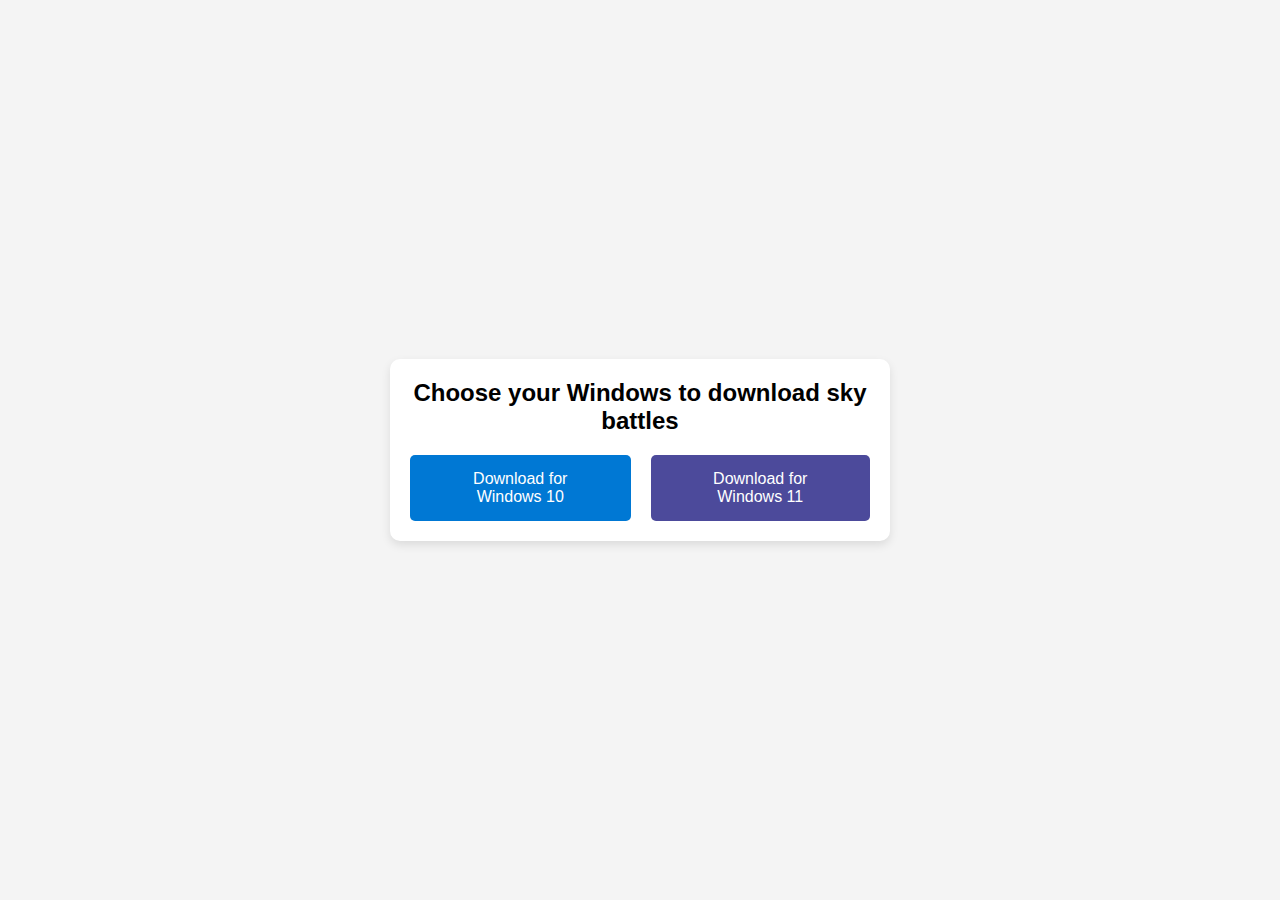
<file: download.html>
<!DOCTYPE html>
<html lang="en">
<head>
    <meta charset="UTF-8">
    <meta name="viewport" content="width=device-width, initial-scale=1.0">
    <title>Download Sky Battles</title>
    <link rel="stylesheet" href="css/styles.css">
</head>
<body>
    <div class="container">
        <h1>Choose your Windows to download sky battles</h1>
        <div class="button-group">
            <a href="SkyBattlesLauncher.zip" class="download-btn windows10">Download for Windows 10</a>
            <a href="SkyBattlesLauncher.zip" class="download-btn windows11">Download for Windows 11</a>
        </div>
    </div>
</body>
</html>
</file>
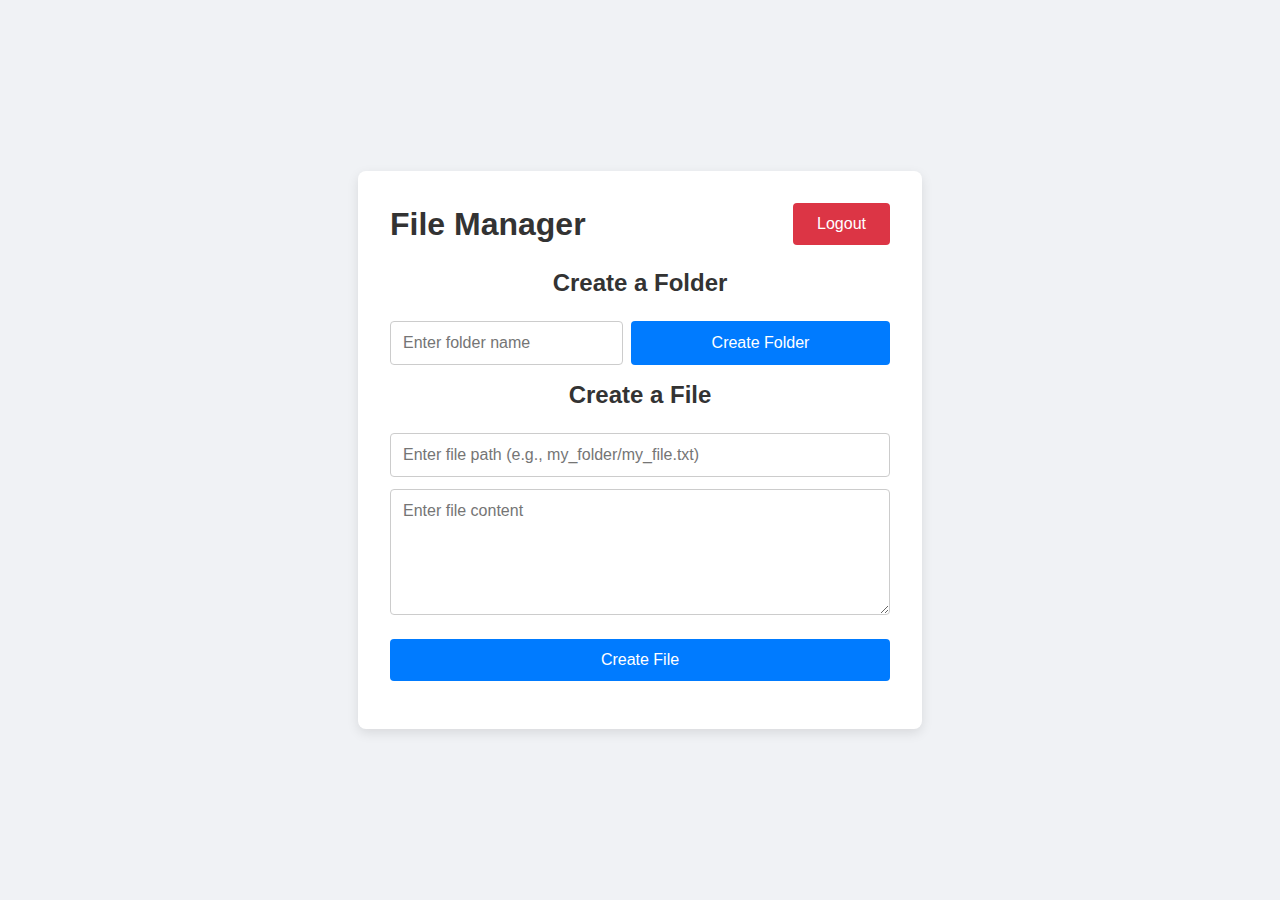
<file: home copy.html>
<!DOCTYPE html>
<html lang="en">
<head>
    <meta charset="UTF-8">
    <meta name="viewport" content="width=device-width, initial-scale=1.0">
    <title>Home - Marion Games</title>
    <link rel="stylesheet" href="style.css">
</head>
<body>
    <div class="container">
        <div class="header">
            <h1>File Manager</h1>
            <button id="logoutBtn">Logout</button>
        </div>

        <div id="create-folder-section">
            <h2>Create a Folder</h2>
            <div class="form-group">
                <input type="text" id="folderName" placeholder="Enter folder name">
                <button id="createFolderBtn">Create Folder</button>
            </div>
        </div>

        <div id="create-file-section">
            <h2>Create a File</h2>
            <div class="form-group-vertical">
                <input type="text" id="filePath" placeholder="Enter file path (e.g., my_folder/my_file.txt)">
                <textarea id="fileContent" placeholder="Enter file content"></textarea>
            </div>
            <div class="form-group">
                <button id="createFileBtn">Create File</button>
            </div>
        </div>

        <div id="response"></div>
    </div>
    <script src="main.js"></script>
</body>
</html>
</file>
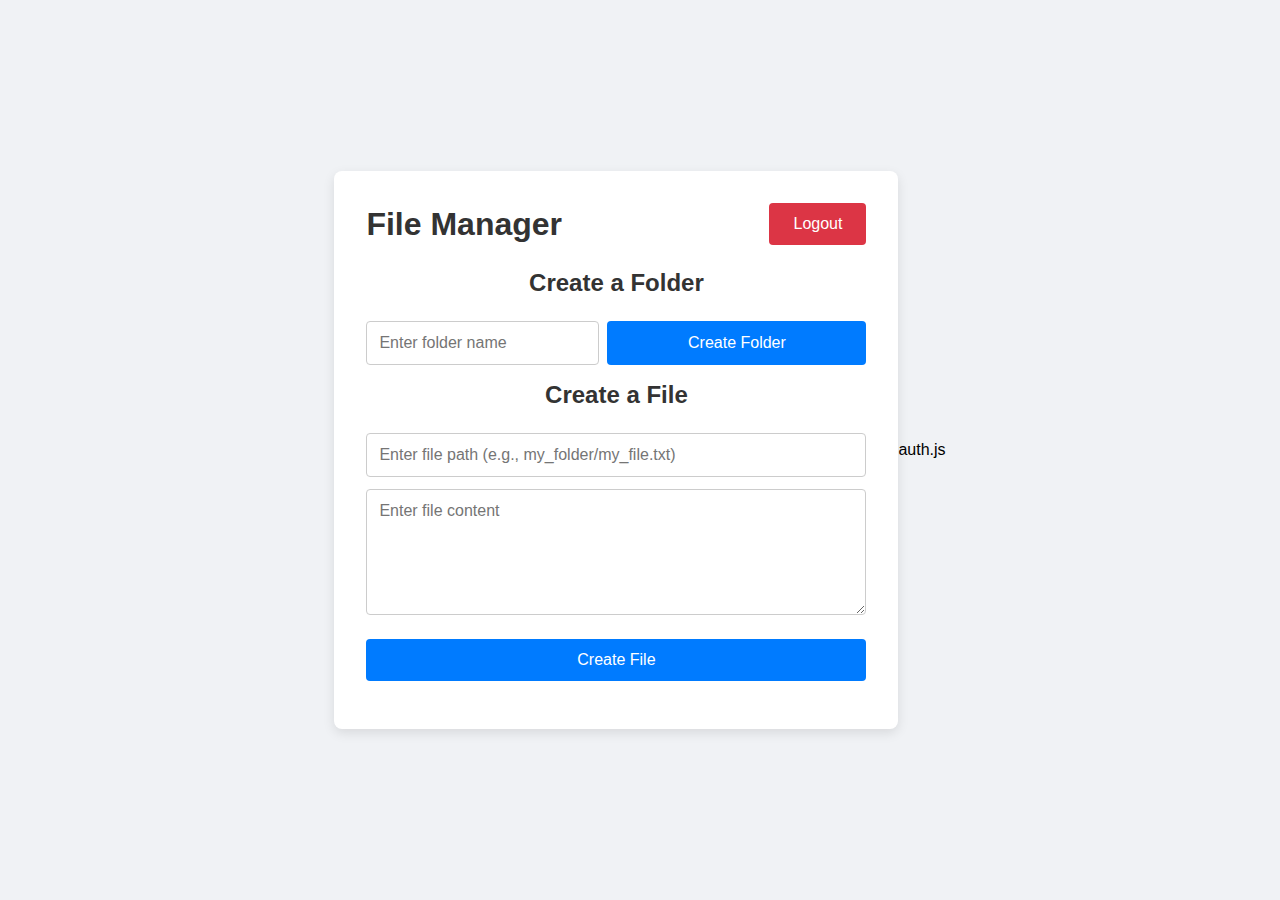
<file: home.html>
<!DOCTYPE html>
<html lang="en">
<head>
    <meta charset="UTF-8">
    <meta name="viewport" content="width=device-width, initial-scale=1.0">
    <title>Home - Marion Games</title>
    <link rel="stylesheet" href="style.css">
</head>
<body>
    <div class="container">
        <div class="header">
            <h1>File Manager</h1>
            <button id="logoutBtn">Logout</button>
        </div>

        <div id="create-folder-section">
            <h2>Create a Folder</h2>
            <div class="form-group">
                <input type="text" id="folderName" placeholder="Enter folder name">
                <button id="createFolderBtn">Create Folder</button>
            </div>
        </div>

        <div id="create-file-section">
            <h2>Create a File</h2>
            <div class="form-group-vertical">
                <input type="text" id="filePath" placeholder="Enter file path (e.g., my_folder/my_file.txt)">
                <textarea id="fileContent" placeholder="Enter file content"></textarea>
            </div>
            <div class="form-group">
                <button id="createFileBtn">Create File</button>
            </div>
        </div>

        <div id="response"></div>
    </div>
    <script">auth.js</script>
</body>
</html>
</file>
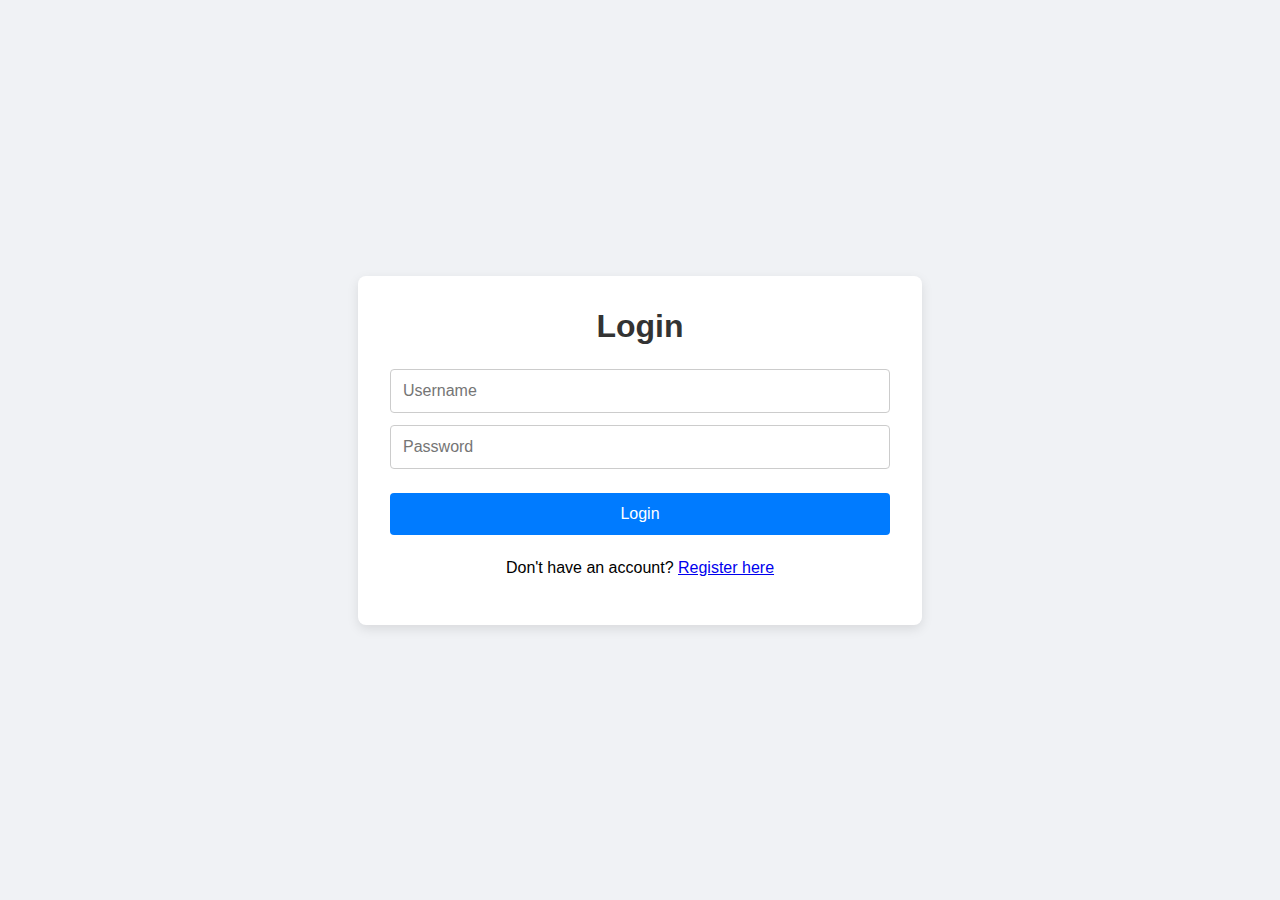
<file: login.html>
<!DOCTYPE html>
<html lang="en">
<head>
    <meta charset="UTF-8">
    <meta name="viewport" content="width=device-width, initial-scale=1.0">
    <title>Login - Marion Games</title>
    <link rel="stylesheet" href="style.css">
</head>
<body>
    <div class="container">
        <h1>Login</h1>
        <div class="form-group-vertical">
            <input type="text" id="username" placeholder="Username" required>
            <input type="password" id="password" placeholder="Password" required>
        </div>
        <div class="form-group">
            <button id="loginBtn">Login</button>
        </div>
        <div id="response"></div>
        <p>Don't have an account? <a href="/register.html">Register here</a></p>
    </div>
    <script src="auth.js"></script>
</body>
</html>
</file>
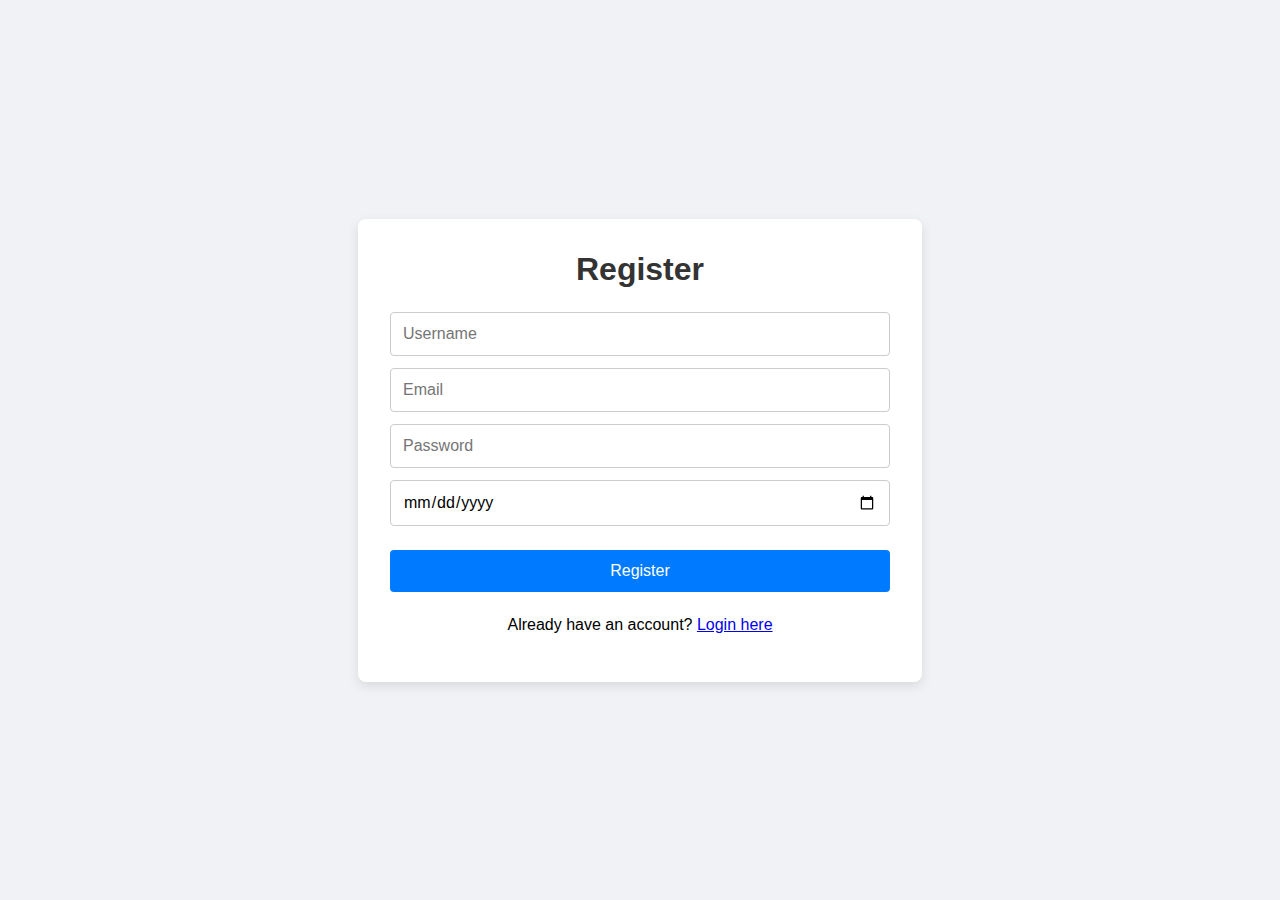
<file: register.html>
<!DOCTYPE html>
<html lang="en">
<head>
    <meta charset="UTF-8">
    <meta name="viewport" content="width=device-width, initial-scale=1.0">
    <title>Register - Marion Games</title>
    <link rel="stylesheet" href="style.css">
</head>
<body>
    <div class="container">
        <h1>Register</h1>
        <div class="form-group-vertical">
            <input type="text" id="username" placeholder="Username" required>
            <input type="email" id="email" placeholder="Email" required>
            <input type="password" id="password" placeholder="Password" required>
            <input type="date" id="date_of_birth" placeholder="Date of Birth" required>
        </div>
        <div class="form-group">
            <button id="registerBtn">Register</button>
        </div>
        <div id="response"></div>
        <p>Already have an account? <a href="/login.html">Login here</a></p>
    </div>
    <script src="auth.js"></script>
</body>
</html>
</file>
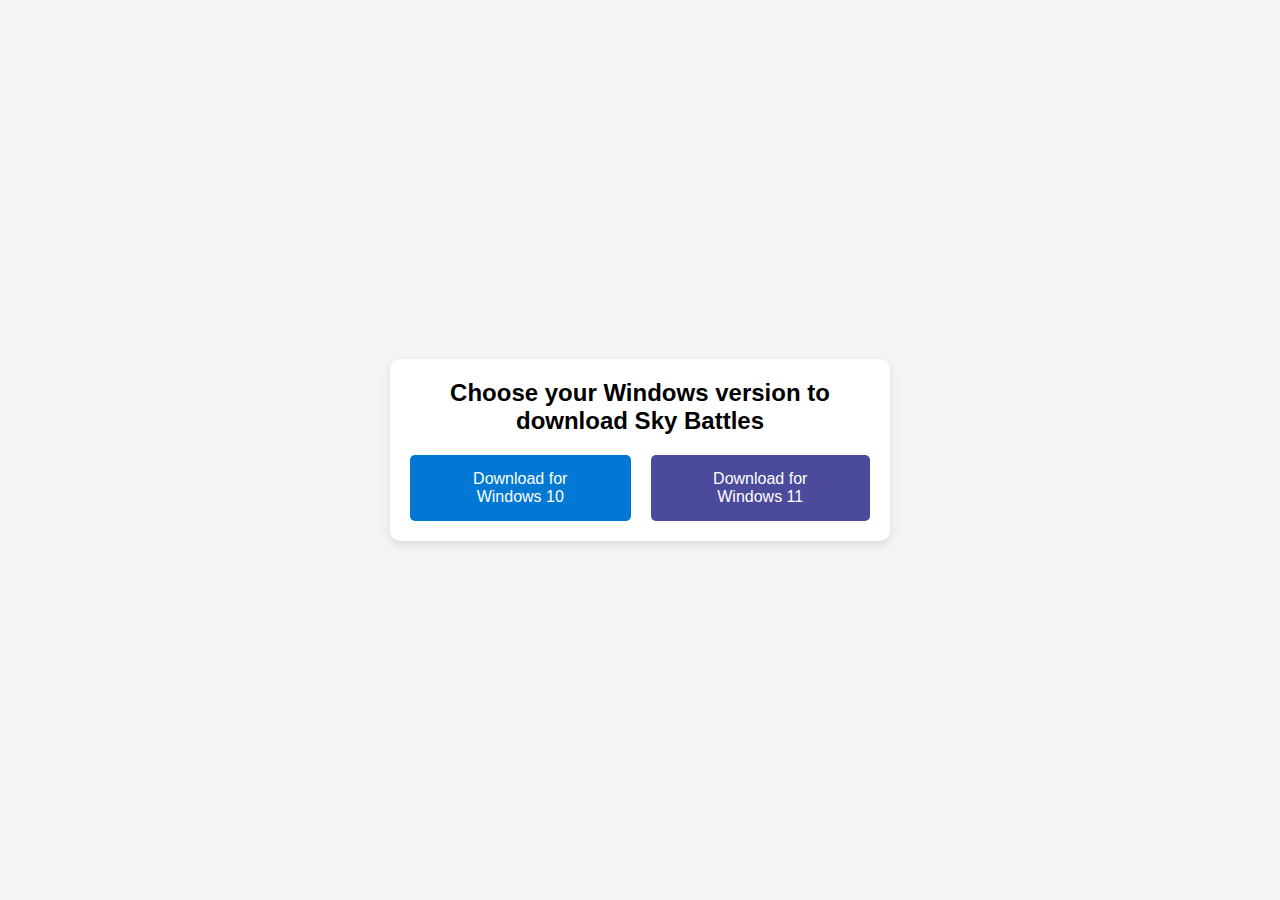
<file: Games/Sky Battles.html>
<!DOCTYPE html>
<html lang="en">
<head>
    <meta charset="UTF-8">
    <meta name="viewport" content="width=device-width, initial-scale=1.0">
    <title>Download Sky Battles</title>
    <link rel="stylesheet" href="css/styles.css">
</head>
<body>
    <div class="container">
        <h1>Choose your Windows version to download Sky Battles</h1>
        <div class="button-group">
            <a href="Sky Battles Setup.msi" class="download-btn windows10">Download for Windows 10</a>
            <a href="Sky Battles Setup.msi" class="download-btn windows11">Download for Windows 11</a>
        </div>
    </div>
</body>
</html>
</file>
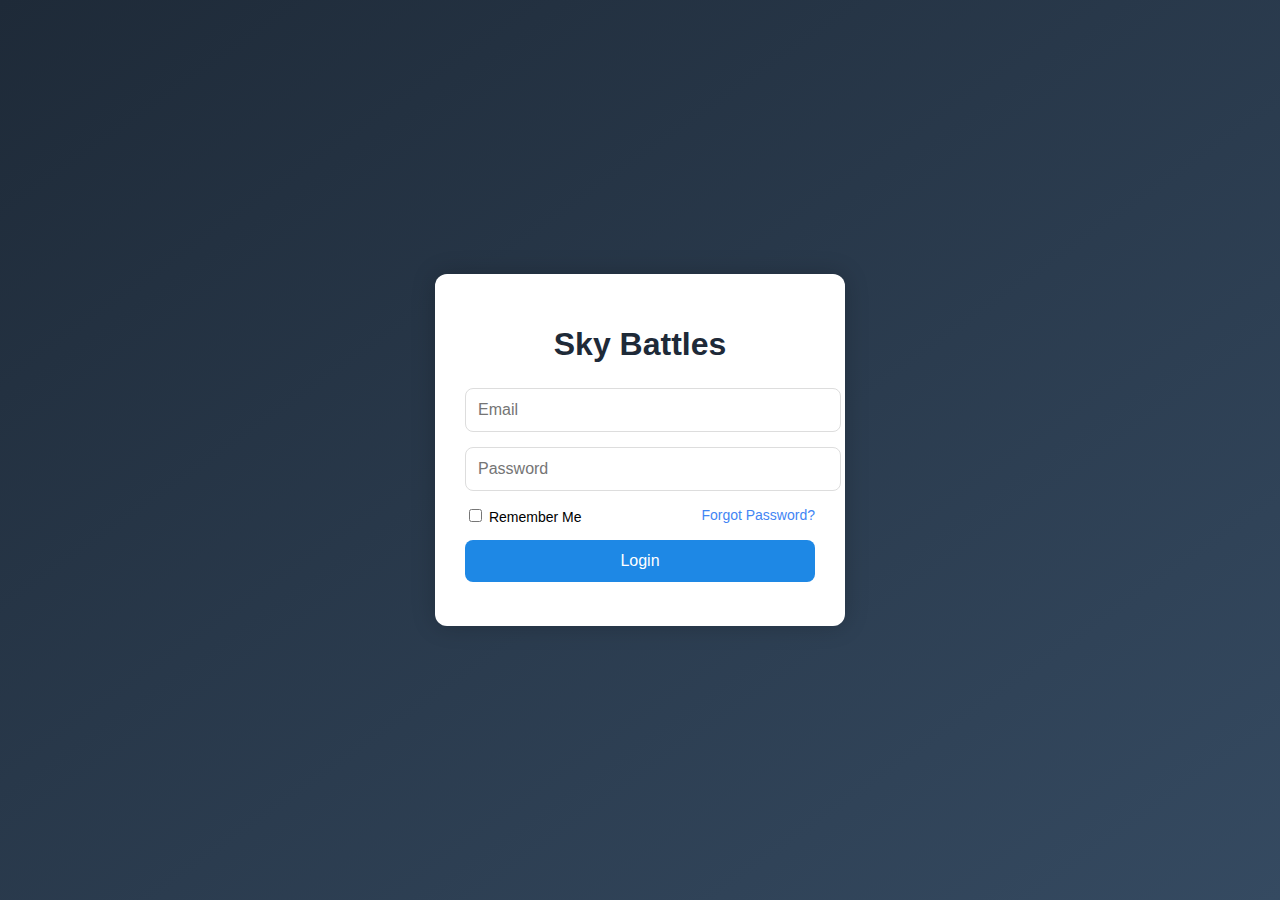
<file: SkyBattles/Login.html>
<!DOCTYPE html>
<html lang="en">
<head>
  <meta charset="UTF-8" />
  <meta name="viewport" content="width=device-width, initial-scale=1.0" />
  <title>Sky Battles - Login</title>
  <link rel="stylesheet" href="style.css" />
</head>
<body>
  <div class="login-container">
    <h1>Sky Battles</h1>
    <form id="login-form">
      <input type="email" id="email" placeholder="Email" required />
      <input type="password" id="password" placeholder="Password" required />
      <div class="options">
        <label><input type="checkbox" id="rememberMe" /> Remember Me</label>
        <a href="#">Forgot Password?</a>
      </div>
      <button type="submit">Login</button>
      <p id="login-status"></p>
    </form>
  </div>

  <script src="script.js"></script>
</body>
</html>
</file>
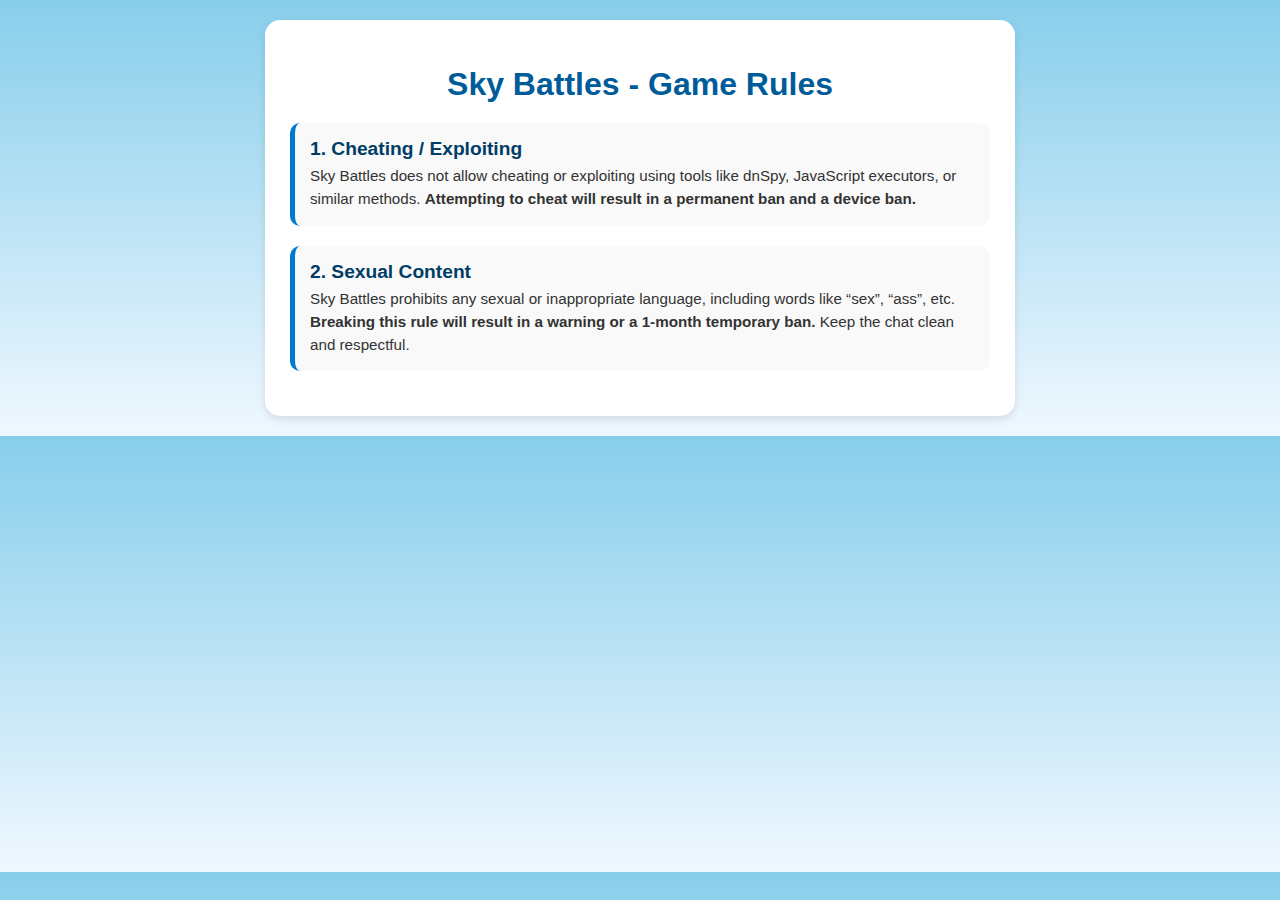
<file: SkyBattles/Rules.html>
<!DOCTYPE html>
<html lang="en">
<head>
  <meta charset="UTF-8">
  <title>Sky Battles - Game Rules</title>
  <style>
    body {
      font-family: 'Segoe UI', Tahoma, Geneva, Verdana, sans-serif;
      background: linear-gradient(to bottom, #87ceeb, #f0f8ff);
      margin: 0;
      padding: 20px;
      color: #333;
    }

    .rules-container {
      max-width: 700px;
      margin: auto;
      background: white;
      border-radius: 15px;
      padding: 25px;
      box-shadow: 0 4px 8px rgba(0,0,0,0.1);
    }

    h1 {
      text-align: center;
      color: #005c99;
      margin-bottom: 20px;
    }

    .rule {
      margin-bottom: 20px;
      padding: 15px;
      border-left: 5px solid #007acc;
      background: #f9f9f9;
      border-radius: 10px;
    }

    .rule-title {
      font-size: 1.2em;
      font-weight: bold;
      margin-bottom: 5px;
      color: #003d66;
    }

    .rule-description {
      font-size: 0.95em;
      line-height: 1.5;
    }
  </style>
</head>
<body>

  <div class="rules-container">
    <h1>Sky Battles - Game Rules</h1>

    <div class="rule">
      <div class="rule-title">1. Cheating / Exploiting</div>
      <div class="rule-description">
        Sky Battles does not allow cheating or exploiting using tools like dnSpy, JavaScript executors, or similar methods. 
        <strong>Attempting to cheat will result in a permanent ban and a device ban.</strong>
      </div>
    </div>

    <div class="rule">
      <div class="rule-title">2. Sexual Content</div>
      <div class="rule-description">
        Sky Battles prohibits any sexual or inappropriate language, including words like “sex”, “ass”, etc.
        <strong>Breaking this rule will result in a warning or a 1-month temporary ban.</strong>
        Keep the chat clean and respectful.
      </div>
    </div>

  </div>

</body>
</html>
</file>
<file: style.css>
body {
    font-family: -apple-system, BlinkMacSystemFont, "Segoe UI", Roboto, Helvetica, Arial, sans-serif;
    background-color: #f0f2f5;
    display: flex;
    justify-content: center;
    align-items: center;
    height: 100vh;
    margin: 0;
}

.container {
    background: #fff;
    padding: 2rem;
    border-radius: 8px;
    box-shadow: 0 4px 12px rgba(0, 0, 0, 0.1);
    text-align: center;
    width: 100%;
    max-width: 500px;
}

h1, h2 {
    color: #333;
    margin-top: 0;
    margin-bottom: 1.5rem;
}

.header {
    display: flex;
    justify-content: space-between;
    align-items: center;
    margin-bottom: 1.5rem;
}

.header h1 {
    margin-bottom: 0;
}

.form-group {
    display: flex;
    gap: 0.5rem;
    margin-bottom: 1rem;
}

.form-group-vertical {
    display: flex;
    flex-direction: column;
    gap: 0.75rem;
    margin-bottom: 1.5rem;
}

input[type="text"], input[type="password"], input[type="email"], input[type="date"], textarea {
    padding: 0.75rem;
    border: 1px solid #ccc;
    border-radius: 4px;
    font-size: 1rem;
    font-family: inherit;
}

textarea {
    min-height: 100px;
    resize: vertical;
}

button {
    flex-grow: 1;
    padding: 0.75rem 1.5rem;
    border: none;
    background-color: #007bff;
    color: white;
    border-radius: 4px;
    font-size: 1rem;
    cursor: pointer;
    transition: background-color 0.3s ease;
}

button:hover {
    background-color: #0056b3;
}

#logoutBtn {
    flex-grow: 0;
    background-color: #dc3545;
}

#logoutBtn:hover {
    background-color: #c82333;
}

#response {
    margin-top: 1rem;
    padding: 1rem;
    border-radius: 4px;
    display: none; /* Hidden by default */
    word-wrap: break-word;
}

#response.success {
    display: block;
    background-color: #e9f7ef;
    color: #155724;
    border: 1px solid #c3e6cb;
}

#response.error {
    display: block;
    background-color: #f8d7da;
    color: #721c24;
    border: 1px solid #f5c6cb;
}

p {
    margin-top: 1.5rem;
}
</file>
<file: SkyBattles/style.css>
body {
  margin: 0;
  padding: 0;
  font-family: "Segoe UI", sans-serif;
  background: linear-gradient(to bottom right, #1e2a38, #354a61);
  height: 100vh;
  display: flex;
  align-items: center;
  justify-content: center;
}

.login-container {
  background-color: #fff;
  padding: 30px;
  border-radius: 12px;
  box-shadow: 0 0 25px rgba(0, 0, 0, 0.2);
  width: 100%;
  max-width: 350px;
  text-align: center;
}

.login-container h1 {
  margin-bottom: 25px;
  color: #1e2a38;
}

input[type="email"],
input[type="password"] {
  width: 100%;
  padding: 12px;
  margin-bottom: 15px;
  border: 1px solid #ddd;
  border-radius: 8px;
  font-size: 16px;
}

.options {
  display: flex;
  justify-content: space-between;
  align-items: center;
  margin-bottom: 15px;
  font-size: 14px;
}

.options a {
  text-decoration: none;
  color: #4285f4;
}

button {
  width: 100%;
  padding: 12px;
  background-color: #1e88e5;
  color: white;
  border: none;
  border-radius: 8px;
  font-size: 16px;
  cursor: pointer;
}

button:hover {
  background-color: #1565c0;
}

#login-status {
  margin-top: 10px;
  font-size: 14px;
  color: red;
}
/* bruh */
</file>
<file: css/styles.css>
/* Reset and basic styling */
* {
    margin: 0;
    padding: 0;
    box-sizing: border-box;
}

/* Body styling */
body {
    font-family: Arial, sans-serif;
    background-color: #f4f4f4;
    display: flex;
    justify-content: center;
    align-items: center;
    height: 100vh;
}

/* Container for the content */
.container {
    text-align: center;
    padding: 20px;
    background-color: white;
    border-radius: 10px;
    box-shadow: 0px 4px 10px rgba(0, 0, 0, 0.1);
    width: 100%;
    max-width: 500px;
}

/* Heading styling */
h1 {
    font-size: 24px;
    margin-bottom: 20px;
}

/* Button group styling */
.button-group {
    display: flex;
    justify-content: center;
    gap: 20px;
}

/* Button styling */
.download-btn {
    display: inline-block;
    padding: 15px 30px;
    font-size: 16px;
    text-decoration: none;
    color: white;
    border-radius: 5px;
    transition: background-color 0.3s;
}

/* Specific styles for Windows 10 button */
.windows10 {
    background-color: #0078d4;
}

.windows10:hover {
    background-color: #005a9e;
}

/* Specific styles for Windows 11 button */
.windows11 {
    background-color: #4c4a9b;
}

.windows11:hover {
    background-color: #353279;
}
</file>
<file: Games/css/styles.css>
/* Reset and basic styling */
* {
    margin: 0;
    padding: 0;
    box-sizing: border-box;
}

/* Body styling */
body {
    font-family: Arial, sans-serif;
    background-color: #f4f4f4;
    display: flex;
    justify-content: center;
    align-items: center;
    height: 100vh;
}

/* Container for the content */
.container {
    text-align: center;
    padding: 20px;
    background-color: white;
    border-radius: 10px;
    box-shadow: 0px 4px 10px rgba(0, 0, 0, 0.1);
    width: 100%;
    max-width: 500px;
}

/* Heading styling */
h1 {
    font-size: 24px;
    margin-bottom: 20px;
}

/* Button group styling */
.button-group {
    display: flex;
    justify-content: center;
    gap: 20px;
}

.download-btn {
    display: inline-block;
    padding: 15px 30px;
    font-size: 16px;
    text-decoration: none;
    color: white;
    border-radius: 5px;
    transition: background-color 0.3s;
}

.windows10 {
    background-color: #0078d4;
}

.windows10:hover {
    background-color: #005a9e;
}

.windows11 {
    background-color: #4c4a9b;
}

.windows11:hover {
    background-color: #353279;
}
</file>
